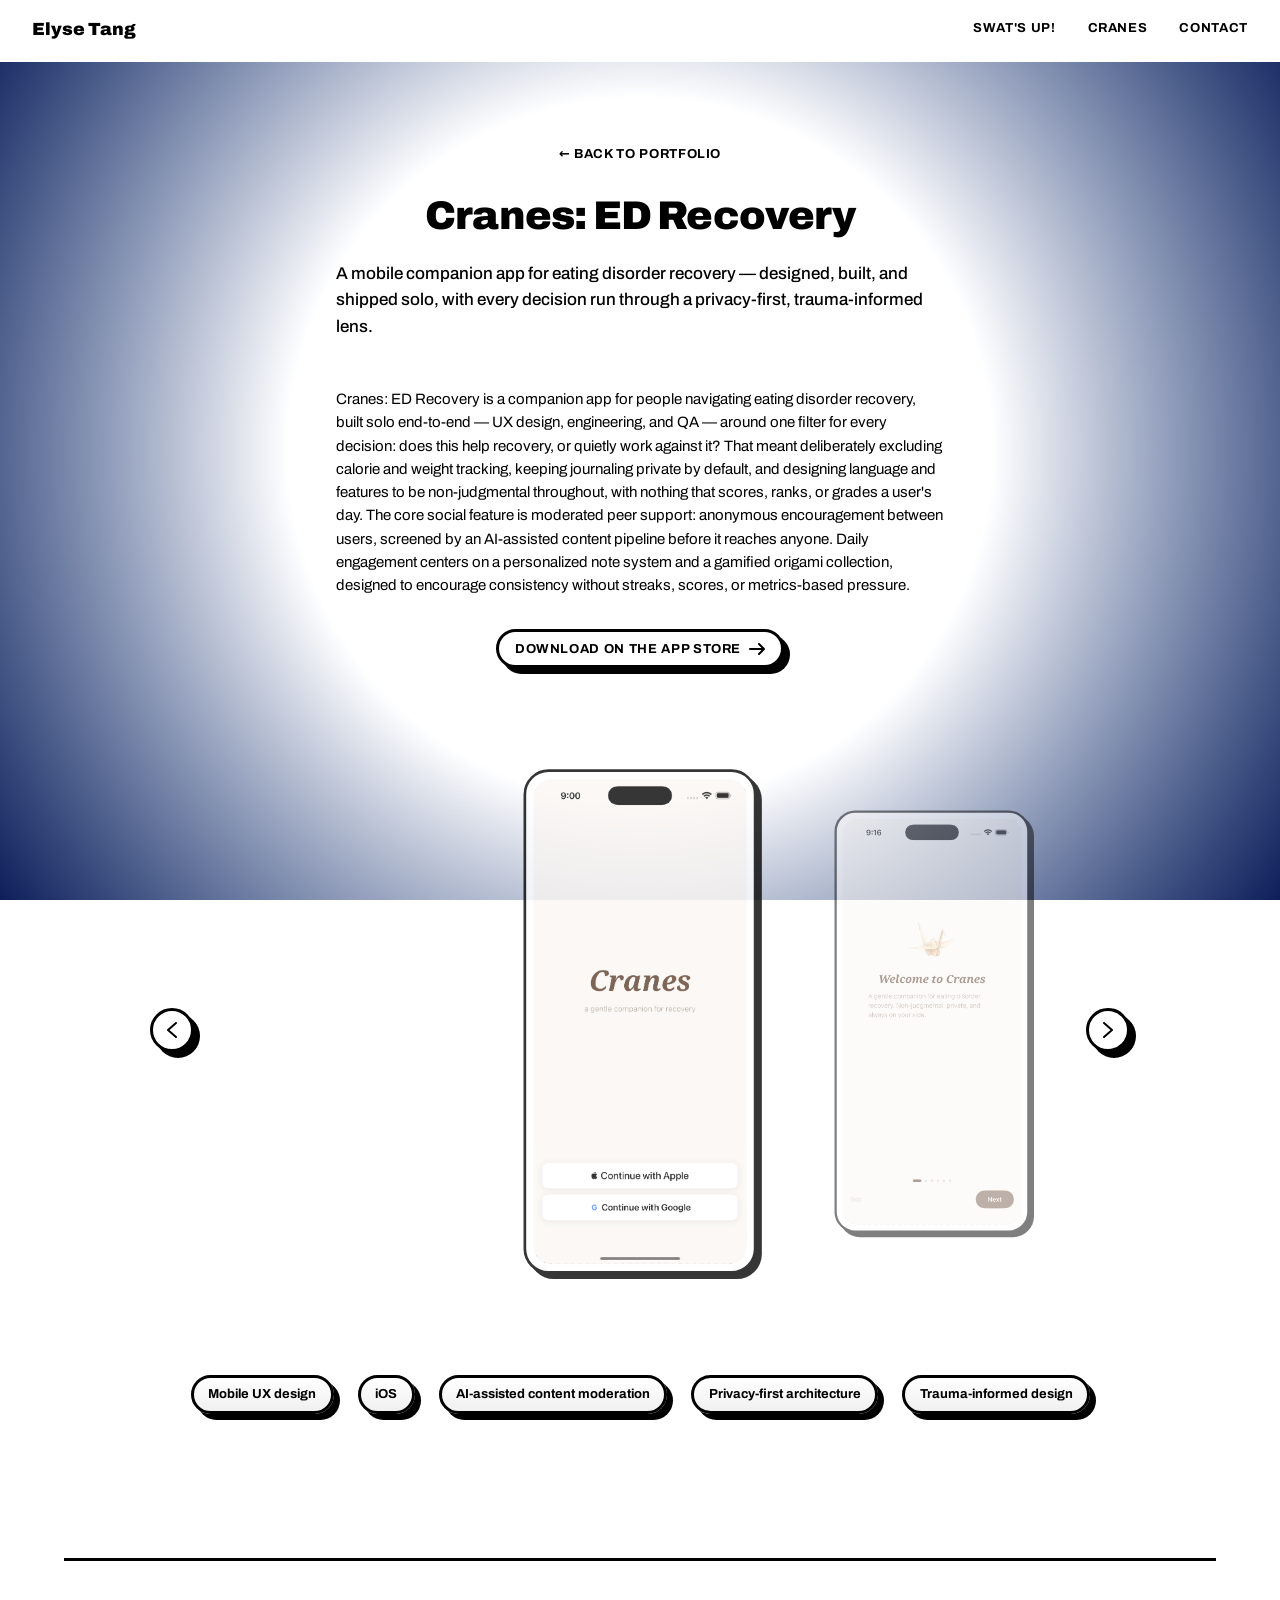
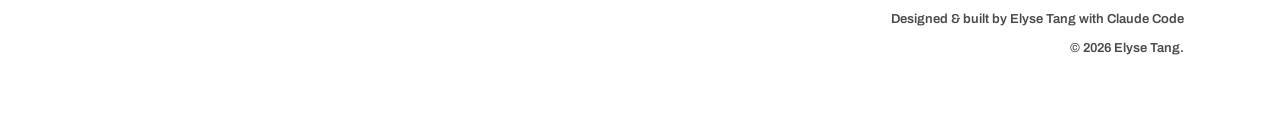
<file: cranes.html>
<!doctype html>
<html lang="en">
<head>
<meta charset="utf-8">
<meta name="viewport" content="width=device-width, initial-scale=1">
<title>Cranes: ED Recovery — Elyse Tang</title>
<meta name="description" content="Case study: Cranes: ED Recovery, a mobile companion app for eating disorder recovery, designed and built solo.">
<link rel="icon" href="favicon.svg" type="image/svg+xml">
<link rel="stylesheet" href="css/styles.css">
</head>
<body>

<header class="site-header" id="site-header">
  <a class="site-header__name" href="index.html">Elyse Tang</a>
  <nav class="nav" aria-label="Section navigation">
    <a class="nav__link" href="swats-up.html">Swat's Up!</a>
    <a class="nav__link" href="cranes.html">Cranes</a>
    <a class="nav__link" href="index.html#contact">Contact</a>
  </nav>
</header>

<main>
  <section class="section section--app" data-reveal>
    <a class="back-link" href="index.html#project-cranes">&larr; Back to portfolio</a>

    <h1 class="section__title">Cranes: ED Recovery</h1>
    <p class="section__sub">
      A mobile companion app for eating disorder recovery — designed,
      built, and shipped solo, with every decision run through a
      privacy-first, trauma-informed lens.
    </p>

    <div class="section__body" data-reveal data-reveal-delay="1">
      <p>
        Cranes: ED Recovery is a companion app for people navigating
        eating disorder recovery, built solo end-to-end — UX design,
        engineering, and QA — around one filter for every decision: does
        this help recovery, or quietly work against it? That meant
        deliberately excluding calorie and weight tracking, keeping
        journaling private by default, and designing language and
        features to be non-judgmental throughout, with nothing that
        scores, ranks, or grades a user's day. The core social feature is
        moderated peer support: anonymous encouragement between users,
        screened by an AI-assisted content pipeline before it reaches
        anyone. Daily engagement centers on a personalized note system
        and a gamified origami collection, designed to encourage
        consistency without streaks, scores, or metrics-based pressure.
      </p>
    </div>

    <a class="status-badge status-badge--link" href="https://apps.apple.com/us/app/cranes-ed-recovery/id6773989798" target="_blank" rel="noopener">
      Download on the App Store
      <svg width="16" height="12" viewBox="0 0 16 12" fill="none" aria-hidden="true">
        <path d="M1 6H15M15 6L10 1M15 6L10 11" stroke="currentColor" stroke-width="2" stroke-linecap="round" stroke-linejoin="round"/>
      </svg>
    </a>

    <div class="phone-carousel" data-reveal data-reveal-delay="2">
      <button class="carousel-btn carousel-btn--prev" type="button" aria-label="Previous screenshot">
        <svg width="10" height="16" viewBox="0 0 10 16" fill="none" aria-hidden="true">
          <path d="M9 1L1 8L9 15" stroke="currentColor" stroke-width="2" stroke-linecap="round" stroke-linejoin="round"/>
        </svg>
      </button>
      <div class="phone-carousel__track">
        <div class="phone-frame"><div class="phone-frame__screen"><img src="assets/media/cranes1.png" alt="Cranes app screen 1" loading="lazy"></div></div>
        <div class="phone-frame"><div class="phone-frame__screen"><img src="assets/media/cranes2.png" alt="Cranes app screen 2" loading="lazy"></div></div>
        <div class="phone-frame"><div class="phone-frame__screen"><img src="assets/media/cranes3.png" alt="Cranes app screen 3" loading="lazy"></div></div>
        <div class="phone-frame"><div class="phone-frame__screen"><img src="assets/media/cranes4.png" alt="Cranes app screen 4" loading="lazy"></div></div>
        <div class="phone-frame"><div class="phone-frame__screen"><img src="assets/media/cranes5.png" alt="Cranes app screen 5" loading="lazy"></div></div>
        <div class="phone-frame"><div class="phone-frame__screen"><img src="assets/media/cranes6.png" alt="Cranes app screen 6" loading="lazy"></div></div>
        <div class="phone-frame"><div class="phone-frame__screen"><img src="assets/media/cranes7.png" alt="Cranes app screen 7" loading="lazy"></div></div>
        <div class="phone-frame"><div class="phone-frame__screen"><img src="assets/media/cranes8.png" alt="Cranes app screen 8" loading="lazy"></div></div>
        <div class="phone-frame"><div class="phone-frame__screen"><img src="assets/media/cranes9.png" alt="Cranes app screen 9" loading="lazy"></div></div>
        <div class="phone-frame"><div class="phone-frame__screen"><img src="assets/media/cranes10.png" alt="Cranes app screen 10" loading="lazy"></div></div>
      </div>
      <button class="carousel-btn carousel-btn--next" type="button" aria-label="Next screenshot">
        <svg width="10" height="16" viewBox="0 0 10 16" fill="none" aria-hidden="true">
          <path d="M1 1L9 8L1 15" stroke="currentColor" stroke-width="2" stroke-linecap="round" stroke-linejoin="round"/>
        </svg>
      </button>
    </div>

    <ul class="chip-list" data-reveal data-reveal-delay="3">
      <li class="chip">Mobile UX design</li>
      <li class="chip">iOS</li>
      <li class="chip">AI-assisted content moderation</li>
      <li class="chip">Privacy-first architecture</li>
      <li class="chip">Trauma-informed design</li>
    </ul>
  </section>
</main>

<footer class="site-footer">
  <p>Designed &amp; built by Elyse Tang with Claude Code</p>
  <p>&copy; 2026 Elyse Tang.</p>
</footer>

<script src="js/main.js" defer></script>
</body>
</html>
</file>
<file: css/styles.css>
/* ---------- Reset ---------- */
*, *::before, *::after { box-sizing: border-box; }
* { margin: 0; padding: 0; }
html { -webkit-text-size-adjust: 100%; scroll-behavior: smooth; }
body { -webkit-font-smoothing: antialiased; text-rendering: optimizeLegibility; }
img, svg { display: block; max-width: 100%; }
a { color: inherit; text-decoration: none; }
ul { list-style: none; }
button { font: inherit; border: none; background: none; cursor: pointer; }

/* ---------- Font ---------- */
@font-face {
  font-family: 'Archivo';
  src: url('../fonts/Archivo-Variable.woff2') format('woff2');
  font-weight: 100 900;
  font-style: normal;
  font-display: swap;
}

/* ---------- Design tokens ---------- */
:root {
  --color-bg:      #FFFFFF;
  --color-surface: #F2F2F2;
  --color-ink:     #000000;
  --color-ink-70:  #4A4A4A;

  --font-display: 'Archivo', system-ui, -apple-system, 'Segoe UI', sans-serif;
  --font-body:    'Archivo', system-ui, -apple-system, 'Segoe UI', sans-serif;

  --fs-display: clamp(2.25rem, 4.5vw + 0.75rem, 4.5rem);
  --fs-h2:      clamp(1.75rem, 2.25vw + 1rem, 2.5rem);
  --fs-h3:      clamp(1.125rem, 1vw + 0.75rem, 1.375rem);
  --fs-body-lg: 1.0625rem;
  --fs-body:    0.9375rem;
  --fs-small:   0.8125rem;
  --fs-eyebrow: 0.75rem;

  --space-1: 0.5rem;
  --space-2: 1rem;
  --space-3: 1.5rem;
  --space-4: 2rem;
  --space-5: 3rem;
  --space-6: 4rem;
  --space-7: 6rem;
  --space-8: 9rem;

  --content-max: 72rem;
  --measure: 38rem;

  --border-w: 3px;
  --shadow-offset: 6px;

  --edge-color: #0A0A12;
  --white-radius: 45%;
}

html {
  background: radial-gradient(circle at center in oklch,
    #FFFFFF 0%,
    #FFFFFF var(--white-radius),
    var(--edge-color) 100%);
  background-attachment: fixed;
}
body {
  color: var(--color-ink);
  font-family: var(--font-body);
  font-weight: 400;
  line-height: 1.55;
}

/* ---------- Typography ---------- */
h1, h2, .hero__title, .section__title {
  font-family: var(--font-display);
  font-weight: 900;
  letter-spacing: -0.02em;
  line-height: 1.02;
}

.hero__title { font-size: var(--fs-display); }
.section__title { font-size: var(--fs-h2); margin-top: var(--space-1); }

.section__eyebrow, .hero__eyebrow {
  font-weight: 700;
  text-transform: uppercase;
  letter-spacing: 0.08em;
  font-size: var(--fs-eyebrow);
}

.section__sub {
  font-family: var(--font-display);
  font-weight: 500;
  font-size: var(--fs-body-lg);
  max-width: var(--measure);
  margin-top: var(--space-3);
  margin-inline: 0;
  text-align: left;
}

.status-badge {
  display: inline-block;
  margin-top: var(--space-4);
  padding: 0.4rem 1rem;
  border: var(--border-w) solid var(--color-ink);
  border-radius: 999px;
  font-weight: 700;
  font-size: var(--fs-small);
  text-transform: uppercase;
  letter-spacing: 0.05em;
  background: var(--color-bg);
  box-shadow: var(--shadow-offset) var(--shadow-offset) 0 var(--color-ink);
}
.status-badge--link {
  display: inline-flex;
  align-items: center;
  gap: var(--space-1);
  transition: transform 0.15s ease, box-shadow 0.15s ease;
}
.status-badge--link:hover, .status-badge--link:focus-visible {
  transform: translate(-2px, -2px);
  box-shadow: calc(var(--shadow-offset) + 2px) calc(var(--shadow-offset) + 2px) 0 var(--color-ink);
}

.section--game, .section--app { text-align: left; }
.section--game .chip-list, .section--app .chip-list { justify-content: flex-start; }
.section--app .phone-row { justify-content: flex-start; }

.project-grid {
  display: grid;
  grid-template-columns: minmax(495px, 0.9fr) minmax(260px, 1.1fr);
  gap: var(--space-6);
  align-items: center;
  width: 100%;
  text-align: left;
}
.project-content { width: 100%; }
.project-grid .phone-row,
.project-grid .media-frame--video {
  margin-top: 0;
}
.project-grid .phone-row {
  flex-wrap: nowrap;
  gap: var(--space-2);
}
.project-grid .phone-frame {
  width: 150px;
  border-radius: 25px;
  padding: 8px;
  flex-shrink: 0;
}
.project-grid .phone-frame__screen { border-radius: 17px; }
.project-grid .phone-frame__caption { font-size: 0.7188rem; }

@media (max-width: 800px) {
  .project-grid { grid-template-columns: 1fr; }
}

.section__body { margin-top: var(--space-5); }
.section__body p {
  max-width: var(--measure);
  font-size: var(--fs-body);
  margin-top: var(--space-3);
  margin-inline: 0;
  text-align: left;
}
.section__body p:first-child { margin-top: 0; }

/* ---------- Layout shell ---------- */
main { overflow-x: hidden; overflow-y: visible; }

html:has(body.snap-page) { scroll-snap-type: y mandatory; }

.site-header, .hero, .section, .site-footer {
  max-width: var(--content-max);
  margin-inline: auto;
}

.site-header {
  position: fixed;
  top: 0; left: 0; right: 0;
  max-width: none;
  display: flex;
  align-items: center;
  justify-content: space-between;
  padding: var(--space-2) var(--space-4);
  border-bottom: var(--border-w) solid transparent;
  background: #FFFFFF;
  z-index: 100;
  transition: border-color 0.2s ease;
}
.site-header.is-scrolled {
  border-bottom-color: var(--color-ink);
}
.site-header__name {
  font-family: var(--font-display);
  font-weight: 900;
  font-size: 1.1rem;
}
.nav { display: flex; gap: var(--space-4); }
.nav__link {
  font-weight: 700;
  font-size: var(--fs-small);
  text-transform: uppercase;
  letter-spacing: 0.05em;
  padding-bottom: 2px;
  border-bottom: 2px solid transparent;
}
.nav__link.is-active,
.nav__link:hover { border-bottom-color: var(--color-ink); }

/* ---------- Hero ---------- */
.hero {
  min-height: 100vh;
  display: flex;
  flex-direction: column;
  align-items: center;
  justify-content: center;
  padding: var(--space-8) var(--space-4);
  position: relative;
  text-align: center;
  scroll-snap-align: start;
  scroll-snap-stop: always;
}
.hero__lede {
  font-size: var(--fs-body-lg);
  max-width: var(--measure);
  margin-top: var(--space-4);
  margin-inline: auto;
  text-align: center;
  color: var(--color-ink-70);
}
.hero__tags {
  display: flex;
  flex-wrap: wrap;
  justify-content: center;
  gap: var(--space-2);
  margin-top: var(--space-4);
}
/* ---------- Sections ---------- */
.section {
  min-height: 100vh;
  padding: var(--space-8) var(--space-4);
  text-align: center;
  display: flex;
  flex-direction: column;
  align-items: center;
  scroll-snap-align: start;
  scroll-snap-stop: always;
}
body.snap-page .section { justify-content: center; }
@media (max-width: 640px) {
  .section, .hero { padding: var(--space-6) var(--space-3); }
}

/* ---------- Comic-panel component language ---------- */
.chip, .media-frame, .phone-frame, .contact__item a, .carousel-btn {
  border: var(--border-w) solid var(--color-ink);
  box-shadow: var(--shadow-offset) var(--shadow-offset) 0 var(--color-ink);
  background: var(--color-bg);
}

.chip-list, .hero__tags {
  display: flex;
  flex-wrap: wrap;
  justify-content: center;
  gap: var(--space-3);
}
.chip-list { margin-top: var(--space-5); }

.chip {
  display: inline-block;
  padding: 0.4rem 0.9rem;
  border-radius: 999px;
  font-size: var(--fs-small);
  font-weight: 700;
  background: linear-gradient(180deg, #FFFFFF 0%, #F0F0F0 100%);
}

/* Halftone dot texture over a soft gradient */
.media-frame__placeholder {
  background-image:
    radial-gradient(var(--color-ink) 1.5px, transparent 1.5px),
    linear-gradient(135deg, #FFFFFF 0%, var(--color-surface) 100%);
  background-size: 10px 10px, 100% 100%;
}

/* Rotated stamp badge */
.media-frame__stamp {
  position: absolute;
  top: 1.25rem;
  right: 1.25rem;
  transform: rotate(-8deg);
  border: var(--border-w) solid var(--color-ink);
  background: var(--color-bg);
  padding: 0.25rem 0.75rem;
  font-weight: 900;
  text-transform: uppercase;
  font-size: var(--fs-small);
}

/* Video-frame */
.media-frame--video {
  aspect-ratio: 16 / 9;
  width: 100%;
  max-width: var(--content-max);
  display: block;
  position: relative;
  overflow: hidden;
  margin-top: var(--space-6);
}
.media-frame--thumb { max-width: var(--measure); }
.media-frame--video video,
.media-frame--video iframe,
.media-frame--video img {
  width: 100%;
  height: 100%;
  display: block;
  border: 0;
  object-fit: cover;
}
.media-frame__placeholder {
  width: 100%;
  height: 100%;
  display: flex;
  flex-direction: column;
  align-items: center;
  justify-content: center;
  position: relative;
}
.media-frame__icon {
  width: 3.5rem;
  height: 3.5rem;
  border: var(--border-w) solid var(--color-ink);
  border-radius: 50%;
  display: flex;
  align-items: center;
  justify-content: center;
  margin-bottom: var(--space-2);
  background: var(--color-bg);
}
.media-frame__icon svg { margin-left: 3px; }
.media-frame__caption {
  color: var(--color-ink-70);
  font-size: var(--fs-small);
  font-weight: 700;
  text-transform: uppercase;
  letter-spacing: 0.05em;
}

.thumb-link { transition: transform 0.15s ease, box-shadow 0.15s ease; }
.thumb-link:hover, .thumb-link:focus-visible {
  transform: translate(-2px, -2px);
  box-shadow: calc(var(--shadow-offset) + 2px) calc(var(--shadow-offset) + 2px) 0 var(--color-ink);
}

.project-link {
  display: inline-flex;
  align-items: center;
  gap: var(--space-1);
  margin-top: var(--space-4);
  font-weight: 700;
  font-size: var(--fs-body);
  text-transform: uppercase;
  letter-spacing: 0.05em;
}
.project-link svg { transition: transform 0.15s ease; }
.project-link:hover svg { transform: translateX(4px); }

.back-link {
  display: inline-block;
  font-size: var(--fs-small);
  font-weight: 700;
  text-transform: uppercase;
  letter-spacing: 0.05em;
  margin-bottom: var(--space-3);
}
.back-link:hover { text-decoration: underline; }

/* Phone mockups */
.phone-row {
  display: flex;
  gap: var(--space-4);
  flex-wrap: wrap;
  justify-content: center;
  margin-top: var(--space-6);
}
.phone-frame {
  width: 260px;
  aspect-ratio: 9 / 19.5;
  border-radius: 28px;
  padding: 8px;
  flex-shrink: 0;
  transition: transform 0.15s ease, box-shadow 0.15s ease;
}
a.phone-row:hover .phone-frame,
a.phone-row:focus-visible .phone-frame {
  transform: translate(-2px, -2px);
  box-shadow: calc(var(--shadow-offset) + 2px) calc(var(--shadow-offset) + 2px) 0 var(--color-ink);
}

/* Screenshot carousel */
.phone-carousel {
  display: flex;
  align-items: center;
  justify-content: center;
  gap: var(--space-3);
  margin-top: var(--space-6);
  width: 100%;
}
.phone-carousel__track {
  display: flex;
  gap: var(--space-4);
  max-width: calc(260px * 3 + var(--space-4) * 2);
  overflow-x: auto;
  scroll-snap-type: x mandatory;
  scroll-behavior: smooth;
  padding: var(--space-1) var(--space-1) var(--space-3);
  scrollbar-width: thin;
  scrollbar-color: var(--color-ink) transparent;
}
.phone-carousel__track .phone-frame {
  scroll-snap-align: center;
  transform-origin: center;
  transition: transform 0.15s ease, opacity 0.15s ease;
}
.phone-carousel__track::before,
.phone-carousel__track::after {
  content: "";
  flex-shrink: 0;
  width: calc(50% - 130px - var(--space-4) / 2);
}
.phone-carousel__track::-webkit-scrollbar { height: 6px; }
.phone-carousel__track::-webkit-scrollbar-thumb { background: var(--color-ink); border-radius: 4px; }
.phone-carousel__track::-webkit-scrollbar-track { background: transparent; }

.carousel-btn {
  flex-shrink: 0;
  width: 2.75rem;
  height: 2.75rem;
  border-radius: 50%;
  display: flex;
  align-items: center;
  justify-content: center;
  transition: transform 0.15s ease, box-shadow 0.15s ease;
}
.carousel-btn:hover, .carousel-btn:focus-visible {
  transform: translate(-2px, -2px);
  box-shadow: calc(var(--shadow-offset) + 2px) calc(var(--shadow-offset) + 2px) 0 var(--color-ink);
}

@media (max-width: 640px) {
  .carousel-btn { display: none; }
}
.phone-frame__screen {
  width: 100%;
  height: 100%;
  border-radius: 20px;
  overflow: hidden;
  position: relative;
  background-image:
    radial-gradient(var(--color-ink-70) 1px, transparent 1px),
    linear-gradient(160deg, #FFFFFF 0%, var(--color-surface) 100%);
  background-size: 8px 8px, 100% 100%;
  display: flex;
  align-items: flex-end;
  justify-content: center;
  padding-bottom: var(--space-3);
  text-align: center;
}
.phone-frame__screen img {
  position: absolute;
  inset: 0;
  width: 100%;
  height: 100%;
  object-fit: cover;
}
.phone-frame__caption {
  color: var(--color-ink-70);
  font-size: var(--fs-small);
  font-weight: 700;
  text-transform: uppercase;
  letter-spacing: 0.05em;
  line-height: 1.4;
}

/* ---------- Contact ---------- */
.section--contact .section__body {
  max-width: var(--measure);
  font-size: var(--fs-body-lg);
  margin-top: var(--space-3);
  margin-inline: auto;
  color: var(--color-ink-70);
  text-align: center;
}
.contact__list {
  display: flex;
  flex-direction: column;
  gap: var(--space-3);
  margin-top: var(--space-6);
  width: 100%;
  max-width: 16.8rem;
}
.contact__item a {
  display: flex;
  align-items: center;
  gap: var(--space-2);
  padding: var(--space-3) var(--space-3);
  border-radius: 12px;
  font-weight: 700;
  font-size: var(--fs-body);
  transition: transform 0.15s ease, box-shadow 0.15s ease;
}
.contact__item a:hover,
.contact__item a:focus-visible {
  transform: translate(-2px, -2px);
  box-shadow: calc(var(--shadow-offset) + 2px) calc(var(--shadow-offset) + 2px) 0 var(--color-ink);
}

/* ---------- Footer ---------- */
.site-footer {
  padding: var(--space-5) var(--space-4) var(--space-6);
  border-top: var(--border-w) solid var(--color-ink);
  font-size: var(--fs-small);
  color: var(--color-ink-70);
  font-weight: 600;
  text-align: right;
}
.site-footer p + p { margin-top: var(--space-1); }

/* ---------- Scroll reveal ---------- */
[data-reveal] {
  opacity: 0;
  transform: translateY(24px) scale(0.92);
  transition: opacity 0.7s ease, transform 0.7s cubic-bezier(0.16, 1, 0.3, 1);
  transition-delay: calc(var(--reveal-delay, 0) * 100ms);
  will-change: transform, opacity;
}
[data-reveal].is-visible { opacity: 1; transform: translateY(0) scale(1); }
[data-reveal-delay="1"] { --reveal-delay: 1; }
[data-reveal-delay="2"] { --reveal-delay: 2; }
[data-reveal-delay="3"] { --reveal-delay: 3; }

@media (prefers-reduced-motion: reduce) {
  html { scroll-behavior: auto; }
  html:has(body.snap-page) { scroll-snap-type: none; }
  [data-reveal] { transition: none !important; opacity: 1; transform: none; }
}
</file>
